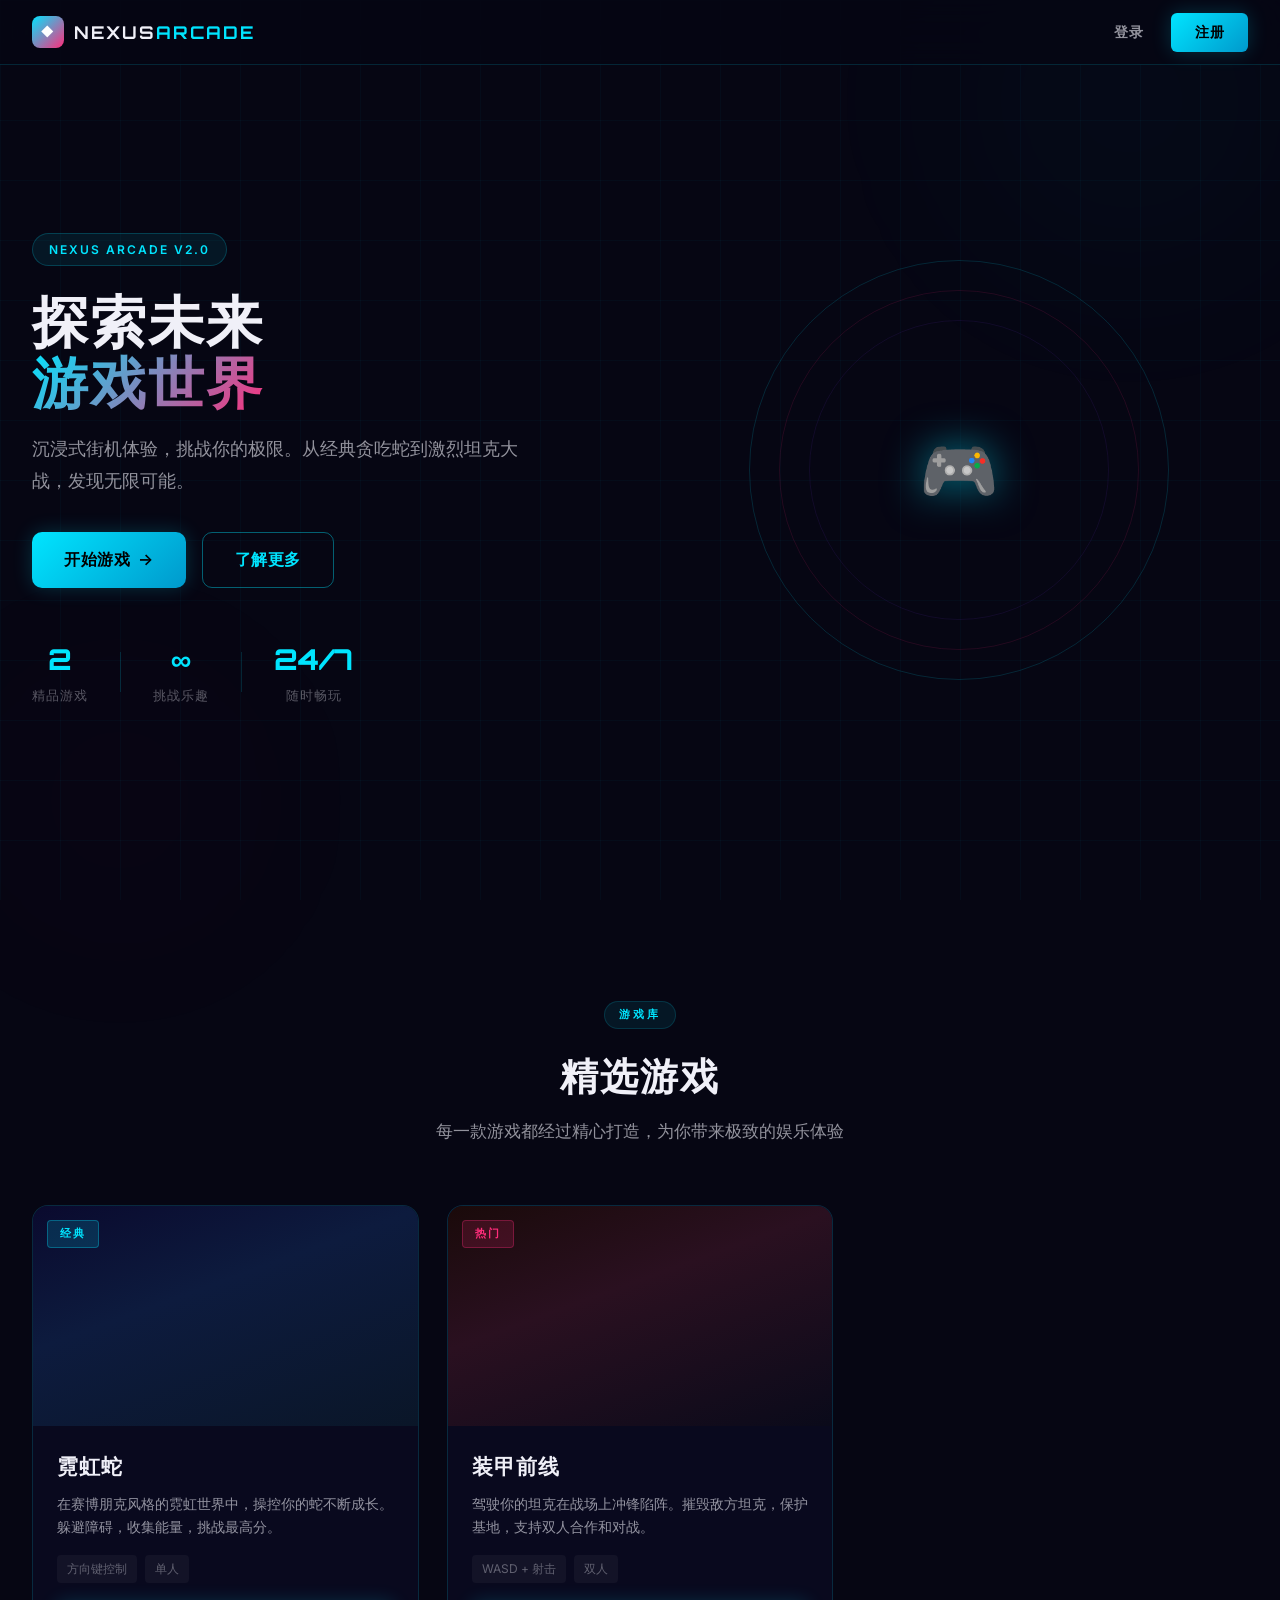
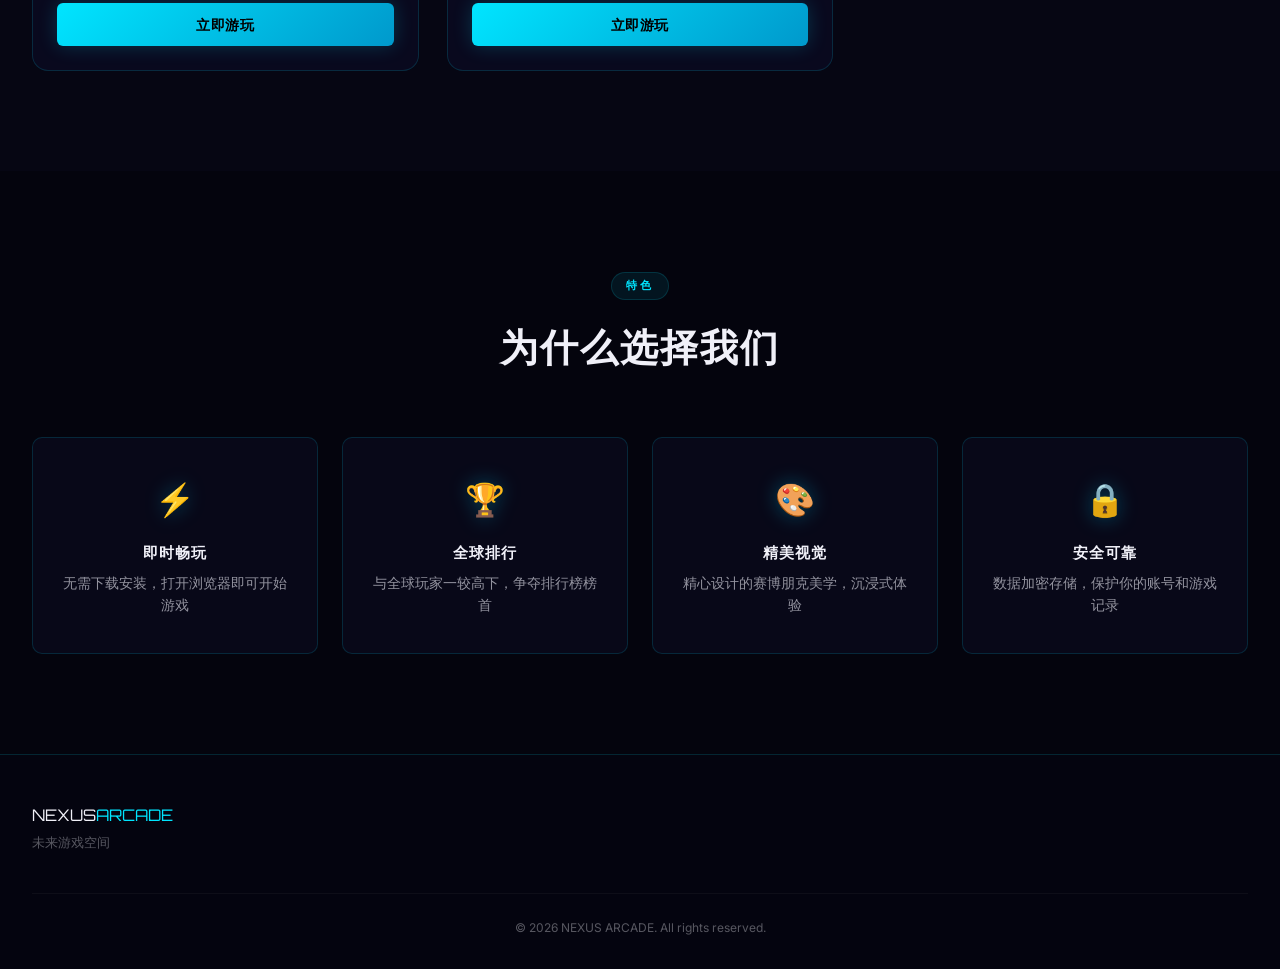
<file: index.html>
<!DOCTYPE html>
<html lang="zh-CN">
<head>
  <meta charset="UTF-8">
  <meta name="viewport" content="width=device-width, initial-scale=1.0">
  <title>NEXUS ARCADE - 未来游戏空间</title>
  <link href="https://fonts.googleapis.com/css2?family=Orbitron:wght@400;500;600;700;800;900&family=Inter:wght@300;400;500;600;700&display=swap" rel="stylesheet">
  <script type="module" crossorigin src="./assets/index-CLgdIcir.js"></script>
  <link rel="stylesheet" crossorigin href="./assets/index-BMUbgp30.css">
</head>
<body>
  <div id="app"></div>
</body>
</html>
</file>
<file: assets/index-BMUbgp30.css>
.header[data-v-f8e5d703]{position:fixed;top:0;left:0;right:0;z-index:100;background:#060613d9;backdrop-filter:blur(20px);-webkit-backdrop-filter:blur(20px);border-bottom:1px solid var(--border-color);transition:background .35s}.header-inner[data-v-f8e5d703]{max-width:1280px;margin:0 auto;display:flex;align-items:center;justify-content:space-between;padding:0 32px;height:64px}.logo[data-v-f8e5d703]{display:flex;align-items:center;gap:10px;font-family:var(--font-display);font-size:1.1em;font-weight:700;color:var(--text-primary);letter-spacing:2px;text-decoration:none}.logo-icon[data-v-f8e5d703]{display:inline-flex;align-items:center;justify-content:center;width:32px;height:32px;font-size:.7em;background:linear-gradient(135deg,var(--cyan),var(--magenta));border-radius:8px;color:#fff}.logo-accent[data-v-f8e5d703]{color:var(--cyan)}.logo-text[data-v-f8e5d703]{font-family:var(--font-display)}.header-actions[data-v-f8e5d703]{display:flex;align-items:center;gap:8px}.user-menu[data-v-f8e5d703]{display:flex;align-items:center;gap:10px}.user-avatar[data-v-f8e5d703]{width:34px;height:34px;border-radius:50%;background:linear-gradient(135deg,var(--cyan),var(--magenta));display:flex;align-items:center;justify-content:center;font-size:.8em;font-weight:700;color:#000}.user-name[data-v-f8e5d703]{font-size:.85em;font-weight:500;color:var(--text-secondary)}.btn[data-v-f8e5d703]{display:inline-flex;align-items:center;justify-content:center;gap:8px;padding:10px 24px;border-radius:var(--radius-sm);font-size:.9em;font-weight:600;letter-spacing:.5px;transition:all var(--transition-fast);white-space:nowrap;text-decoration:none;cursor:pointer}.btn-primary[data-v-f8e5d703]{background:linear-gradient(135deg,var(--cyan),#0099cc);color:#000;box-shadow:0 0 20px #00e5ff33}.btn-primary[data-v-f8e5d703]:hover{box-shadow:0 0 30px #00e5ff66;transform:translateY(-1px);color:#000}.btn-ghost[data-v-f8e5d703]{color:var(--text-secondary);padding:10px 20px}.btn-ghost[data-v-f8e5d703]:hover{color:var(--text-primary);background:#ffffff0d}.btn-outline[data-v-f8e5d703]{border:1px solid var(--border-hover);color:var(--cyan);padding:10px 24px;background:transparent}.btn-outline[data-v-f8e5d703]:hover{background:#00e5ff14;box-shadow:var(--shadow-cyan);color:var(--cyan)}.btn-lg[data-v-f8e5d703]{padding:14px 32px;font-size:1em;border-radius:var(--radius-md)}.btn-sm[data-v-f8e5d703]{padding:6px 14px;font-size:.8em}.btn-block[data-v-f8e5d703]{width:100%}.btn-arrow[data-v-f8e5d703]{transition:transform var(--transition-fast)}.btn:hover .btn-arrow[data-v-f8e5d703]{transform:translate(4px)}.hero[data-v-f8e5d703]{position:relative;z-index:1;min-height:100vh;display:flex;align-items:center;padding:100px 32px 60px}.hero-inner[data-v-f8e5d703]{max-width:1280px;margin:0 auto;width:100%;display:grid;grid-template-columns:1fr 1fr;gap:60px;align-items:center}.hero-badge[data-v-f8e5d703]{display:inline-flex;align-items:center;gap:8px;padding:6px 16px;border-radius:999px;background:#00e5ff14;border:1px solid rgba(0,229,255,.2);font-size:.75em;font-weight:600;color:var(--cyan);letter-spacing:2px;text-transform:uppercase;margin-bottom:24px}.hero-title[data-v-f8e5d703]{font-family:var(--font-display);font-size:3.5em;font-weight:800;line-height:1.1;margin-bottom:20px;letter-spacing:2px}.hero-gradient[data-v-f8e5d703]{background:linear-gradient(135deg,var(--cyan),var(--magenta));-webkit-background-clip:text;-webkit-text-fill-color:transparent;background-clip:text}.hero-desc[data-v-f8e5d703]{font-size:1.1em;color:var(--text-secondary);max-width:500px;margin-bottom:36px;line-height:1.8}.hero-actions[data-v-f8e5d703]{display:flex;gap:16px;margin-bottom:48px}.hero-stats[data-v-f8e5d703]{display:flex;align-items:center;gap:32px}.stat[data-v-f8e5d703]{text-align:center}.stat-num[data-v-f8e5d703]{display:block;font-family:var(--font-display);font-size:1.8em;font-weight:800;color:var(--cyan)}.stat-label[data-v-f8e5d703]{font-size:.8em;color:var(--text-muted);letter-spacing:1px;text-transform:uppercase}.stat-divider[data-v-f8e5d703]{width:1px;height:40px;background:var(--border-color)}.hero-visual[data-v-f8e5d703]{position:relative;display:flex;justify-content:center}.hero-art[data-v-f8e5d703]{width:420px;height:420px;position:relative}.hero-ring[data-v-f8e5d703]{position:absolute;border-radius:50%;border:1px solid;animation:pulseRing-f8e5d703 4s ease-in-out infinite}.hero-ring-1[data-v-f8e5d703]{top:0;right:0;bottom:0;left:0;border-color:#00e5ff26}.hero-ring-2[data-v-f8e5d703]{top:30px;right:30px;bottom:30px;left:30px;border-color:#ff2d7b1f;animation-delay:.5s}.hero-ring-3[data-v-f8e5d703]{top:60px;right:60px;bottom:60px;left:60px;border-color:#7c3aed1a;animation-delay:1s}.hero-center-icon[data-v-f8e5d703]{position:absolute;top:50%;left:50%;transform:translate(-50%,-50%);font-size:4em;filter:drop-shadow(0 0 20px rgba(0,229,255,.5));animation:float-f8e5d703 3s ease-in-out infinite}@keyframes pulseRing-f8e5d703{0%,to{transform:scale(1);opacity:1}50%{transform:scale(1.03);opacity:.6}}@keyframes float-f8e5d703{0%,to{transform:translate(-50%,-50%) translateY(0)}50%{transform:translate(-50%,-50%) translateY(-12px)}}.section[data-v-f8e5d703]{position:relative;z-index:1;padding:100px 32px}.section-dark[data-v-f8e5d703]{background:#0000004d}.section-inner[data-v-f8e5d703]{max-width:1280px;margin:0 auto}.section-header[data-v-f8e5d703]{text-align:center;margin-bottom:60px}.section-tag[data-v-f8e5d703]{display:inline-block;padding:4px 14px;border-radius:999px;background:#00e5ff14;border:1px solid rgba(0,229,255,.15);font-size:.7em;font-weight:600;color:var(--cyan);letter-spacing:3px;text-transform:uppercase;margin-bottom:16px}.section-title[data-v-f8e5d703]{font-family:var(--font-display);font-size:2.4em;font-weight:800;letter-spacing:2px;margin-bottom:12px}.section-desc[data-v-f8e5d703]{font-size:1.05em;color:var(--text-secondary);max-width:500px;margin:0 auto}.game-grid[data-v-f8e5d703]{display:grid;grid-template-columns:repeat(auto-fill,minmax(360px,1fr));gap:28px}.game-card[data-v-f8e5d703]{background:var(--bg-card);border:1px solid var(--border-color);border-radius:var(--radius-lg);overflow:hidden;transition:all var(--transition-normal);text-decoration:none;color:inherit;display:block}.game-card[data-v-f8e5d703]:hover{border-color:var(--border-hover);transform:translateY(-6px);box-shadow:var(--shadow-cyan)}.game-card-image[data-v-f8e5d703]{height:220px;position:relative;overflow:hidden}.snake-art[data-v-f8e5d703]{background:linear-gradient(160deg,#0a0a2e,#0d1b3e 40%,#0a1628)}.tank-art[data-v-f8e5d703]{background:linear-gradient(160deg,#1a0a0a,#2a1020 40%,#0a0a1a)}.game-card-overlay[data-v-f8e5d703]{position:absolute;top:0;right:0;bottom:0;left:0;background:#06061380;display:flex;align-items:center;justify-content:center;opacity:0;transition:opacity var(--transition-normal)}.game-card:hover .game-card-overlay[data-v-f8e5d703]{opacity:1}.game-card-play[data-v-f8e5d703]{width:64px;height:64px;border-radius:50%;background:var(--cyan);color:#000;display:flex;align-items:center;justify-content:center;font-size:1.4em;box-shadow:0 0 30px #00e5ff66;transition:all var(--transition-fast);transform:scale(.8)}.game-card:hover .game-card-play[data-v-f8e5d703]{transform:scale(1)}.game-card-badge[data-v-f8e5d703]{position:absolute;top:14px;left:14px;padding:4px 12px;border-radius:4px;background:#00e5ff26;border:1px solid rgba(0,229,255,.3);font-size:.7em;font-weight:700;color:var(--cyan);letter-spacing:2px;text-transform:uppercase;z-index:2}.game-card-badge.hot[data-v-f8e5d703]{background:#ff2d7b26;border-color:#ff2d7b4d;color:var(--magenta)}.game-card-body[data-v-f8e5d703]{padding:24px}.game-card-title[data-v-f8e5d703]{font-family:var(--font-display);font-size:1.3em;font-weight:700;letter-spacing:1px;margin-bottom:8px}.game-card-desc[data-v-f8e5d703]{font-size:.88em;color:var(--text-secondary);line-height:1.7;margin-bottom:16px}.game-card-meta[data-v-f8e5d703]{display:flex;gap:8px;margin-bottom:20px;flex-wrap:wrap}.game-card-tag[data-v-f8e5d703]{padding:4px 10px;border-radius:4px;background:#ffffff0a;font-size:.75em;color:var(--text-muted)}.features-grid[data-v-f8e5d703]{display:grid;grid-template-columns:repeat(4,1fr);gap:24px}.feature[data-v-f8e5d703]{text-align:center;padding:36px 24px;border-radius:var(--radius-md);background:var(--bg-glass);border:1px solid var(--border-color);transition:all var(--transition-normal)}.feature[data-v-f8e5d703]:hover{border-color:var(--border-hover);transform:translateY(-4px);box-shadow:var(--shadow-cyan)}.feature-icon[data-v-f8e5d703]{font-size:2em;margin-bottom:16px;filter:drop-shadow(0 0 10px rgba(0,229,255,.3))}.feature h3[data-v-f8e5d703]{font-family:var(--font-display);font-size:.95em;letter-spacing:1px;margin-bottom:8px}.feature p[data-v-f8e5d703]{font-size:.85em;color:var(--text-secondary);line-height:1.6}.footer[data-v-f8e5d703]{position:relative;z-index:1;padding:48px 32px 32px;border-top:1px solid var(--border-color);background:#0003}.footer-inner[data-v-f8e5d703]{max-width:1280px;margin:0 auto;display:flex;align-items:center;justify-content:space-between;flex-wrap:wrap;gap:24px}.footer-brand p[data-v-f8e5d703]{font-size:.8em;color:var(--text-muted);margin-top:4px}.footer-copy[data-v-f8e5d703]{width:100%;text-align:center;font-size:.75em;color:var(--text-muted);padding-top:24px;margin-top:16px;border-top:1px solid rgba(255,255,255,.04)}.modal-overlay[data-v-f8e5d703]{position:fixed;top:0;right:0;bottom:0;left:0;z-index:1000;background:#000000b3;backdrop-filter:blur(8px);-webkit-backdrop-filter:blur(8px);display:flex;align-items:center;justify-content:center}.modal[data-v-f8e5d703]{background:var(--bg-secondary);border:1px solid var(--border-color);border-radius:var(--radius-lg);padding:40px;width:100%;max-width:420px;position:relative}.modal-close[data-v-f8e5d703]{position:absolute;top:16px;right:16px;width:32px;height:32px;border-radius:50%;display:flex;align-items:center;justify-content:center;font-size:1.2em;color:var(--text-muted)}.modal-close[data-v-f8e5d703]:hover{background:#ffffff14;color:var(--text-primary)}.modal-header[data-v-f8e5d703]{text-align:center;margin-bottom:28px}.modal-header h2[data-v-f8e5d703]{font-family:var(--font-display);font-size:1.4em;letter-spacing:2px;margin-bottom:6px}.modal-header p[data-v-f8e5d703]{font-size:.85em;color:var(--text-secondary)}.modal-form[data-v-f8e5d703]{display:flex;flex-direction:column;gap:16px}.form-group[data-v-f8e5d703]{display:flex;flex-direction:column;gap:6px}.form-group label[data-v-f8e5d703]{font-size:.8em;font-weight:600;color:var(--text-secondary);letter-spacing:.5px}.form-group input[data-v-f8e5d703]{padding:12px 16px;border-radius:var(--radius-sm);border:1px solid var(--border-color);background:#0000004d;color:var(--text-primary);font-size:.9em;outline:none;transition:border-color var(--transition-fast),box-shadow var(--transition-fast)}.form-group input[data-v-f8e5d703]::placeholder{color:var(--text-muted)}.form-group input[data-v-f8e5d703]:focus{border-color:var(--cyan);box-shadow:0 0 0 3px #00e5ff1a}.form-error[data-v-f8e5d703]{font-size:.78em;color:var(--magenta);text-align:center}.modal-switch[data-v-f8e5d703]{text-align:center;font-size:.85em;color:var(--text-secondary);margin-top:8px}.modal-switch a[data-v-f8e5d703]{color:var(--cyan);font-weight:600}.toast[data-v-f8e5d703]{position:fixed;top:80px;right:24px;z-index:2000;padding:14px 20px;border-radius:var(--radius-sm);background:var(--bg-secondary);border:1px solid var(--border-color);font-size:.85em;color:var(--text-primary);box-shadow:0 8px 32px #0006;display:flex;align-items:center;gap:10px}.toast.success[data-v-f8e5d703]{border-color:#22c55e4d}.toast.error[data-v-f8e5d703]{border-color:#ff2d7b4d}.toast-icon[data-v-f8e5d703]{font-size:1.1em}.toast-enter-active[data-v-f8e5d703]{animation:toastIn-f8e5d703 .3s ease}.toast-leave-active[data-v-f8e5d703]{animation:toastOut-f8e5d703 .3s ease}@keyframes toastIn-f8e5d703{0%{opacity:0;transform:translate(20px)}to{opacity:1;transform:translate(0)}}@keyframes toastOut-f8e5d703{0%{opacity:1;transform:translate(0)}to{opacity:0;transform:translate(20px)}}@media(max-width:1024px){.hero-inner[data-v-f8e5d703]{grid-template-columns:1fr;text-align:center}.hero-desc[data-v-f8e5d703]{margin:0 auto 36px}.hero-actions[data-v-f8e5d703],.hero-stats[data-v-f8e5d703]{justify-content:center}.hero-visual[data-v-f8e5d703]{display:none}.features-grid[data-v-f8e5d703]{grid-template-columns:repeat(2,1fr)}}@media(max-width:768px){.header-inner[data-v-f8e5d703]{padding:0 20px}.hero[data-v-f8e5d703]{padding:80px 20px 40px}.hero-title[data-v-f8e5d703]{font-size:2.2em}.section[data-v-f8e5d703]{padding:60px 20px}.section-title[data-v-f8e5d703]{font-size:1.8em}.game-grid[data-v-f8e5d703],.features-grid[data-v-f8e5d703]{grid-template-columns:1fr}.footer-inner[data-v-f8e5d703]{flex-direction:column;text-align:center}.modal[data-v-f8e5d703]{margin:20px;padding:28px}}:root{--bg-primary: #060613;--bg-secondary: #0c0c24;--bg-card: rgba(12,12,36,.7);--bg-glass: rgba(12,12,36,.5);--border-color: rgba(0,229,255,.15);--border-hover: rgba(0,229,255,.4);--cyan: #00e5ff;--cyan-dim: rgba(0,229,255,.3);--magenta: #ff2d7b;--magenta-dim: rgba(255,45,123,.3);--purple: #7c3aed;--yellow: #fbbf24;--text-primary: #f0f0f8;--text-secondary: rgba(240,240,248,.6);--text-muted: rgba(240,240,248,.35);--font-display: "Orbitron", sans-serif;--font-body: "Inter","Microsoft YaHei",sans-serif;--radius-sm: 6px;--radius-md: 10px;--radius-lg: 16px;--shadow-cyan: 0 0 20px rgba(0,229,255,.15),0 0 60px rgba(0,229,255,.05);--shadow-magenta: 0 0 20px rgba(255,45,123,.15),0 0 60px rgba(255,45,123,.05);--transition-fast: .2s ease;--transition-normal: .35s cubic-bezier(.4,0,.2,1)}*,*:before,*:after{margin:0;padding:0;box-sizing:border-box}html{scroll-behavior:smooth;-webkit-font-smoothing:antialiased}body{font-family:var(--font-body);background:var(--bg-primary);color:var(--text-primary);min-height:100vh;overflow-x:hidden;line-height:1.6}a{color:var(--cyan);text-decoration:none;transition:color var(--transition-fast)}a:hover{color:#fff}img{max-width:100%;display:block}button{cursor:pointer;border:none;background:none;font-family:inherit;color:inherit}input,textarea,select{font-family:inherit}::-webkit-scrollbar{width:6px}::-webkit-scrollbar-track{background:var(--bg-primary)}::-webkit-scrollbar-thumb{background:var(--cyan-dim);border-radius:3px}::-webkit-scrollbar-thumb:hover{background:var(--cyan)}.bg-grid{position:fixed;top:0;right:0;bottom:0;left:0;z-index:0;pointer-events:none;background-image:linear-gradient(rgba(0,229,255,.03) 1px,transparent 1px),linear-gradient(90deg,rgba(0,229,255,.03) 1px,transparent 1px);background-size:60px 60px}.bg-glow{position:fixed;border-radius:50%;pointer-events:none;z-index:0;filter:blur(120px);opacity:.4}.bg-glow-1{width:500px;height:500px;top:-150px;right:-100px;background:radial-gradient(circle,rgba(0,229,255,.12) 0%,transparent 70%);animation:floatGlow 12s ease-in-out infinite}.bg-glow-2{width:400px;height:400px;bottom:-100px;left:-80px;background:radial-gradient(circle,rgba(255,45,123,.1) 0%,transparent 70%);animation:floatGlow 15s ease-in-out infinite reverse}@keyframes floatGlow{0%,to{transform:translate(0) scale(1)}33%{transform:translate(30px,-20px) scale(1.05)}66%{transform:translate(-20px,15px) scale(.95)}}.fade-in{opacity:0;transform:translateY(24px);transition:opacity .6s ease,transform .6s ease}.fade-in.visible{opacity:1;transform:translateY(0)}
</file>
